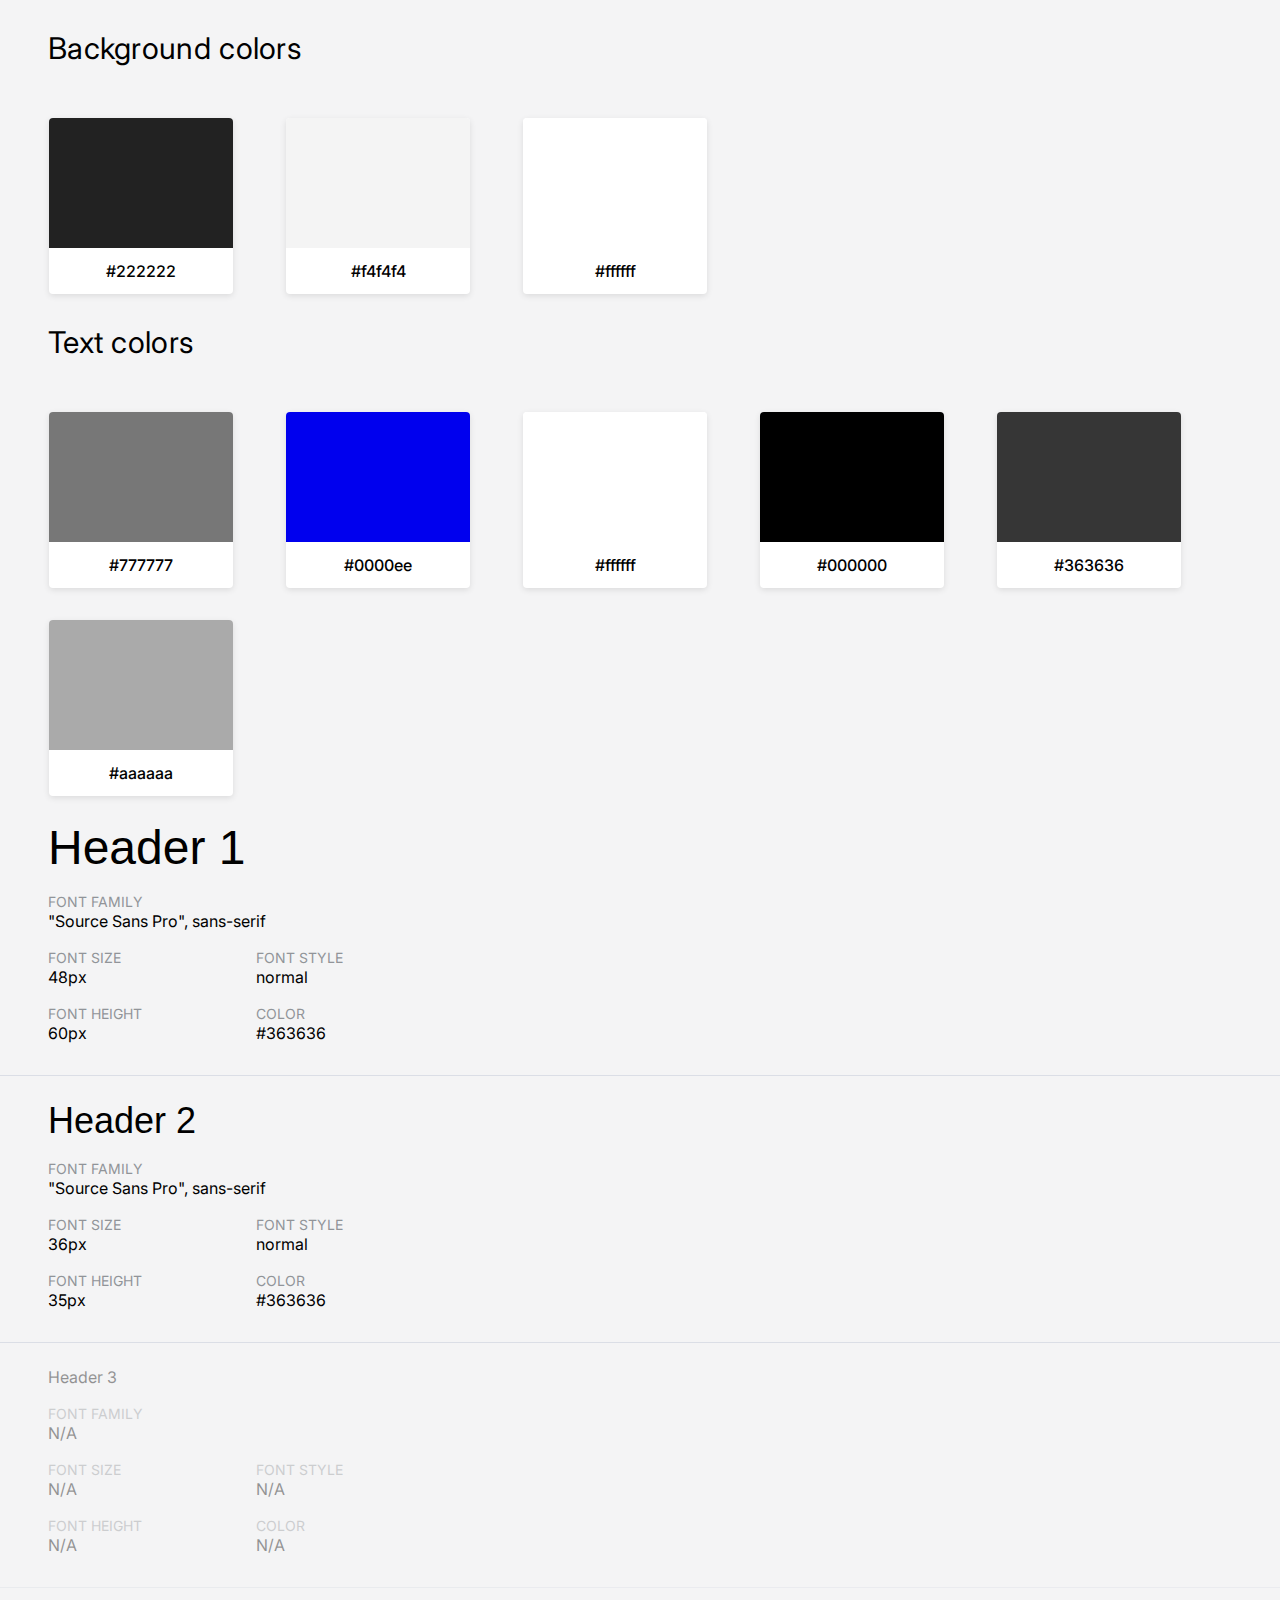
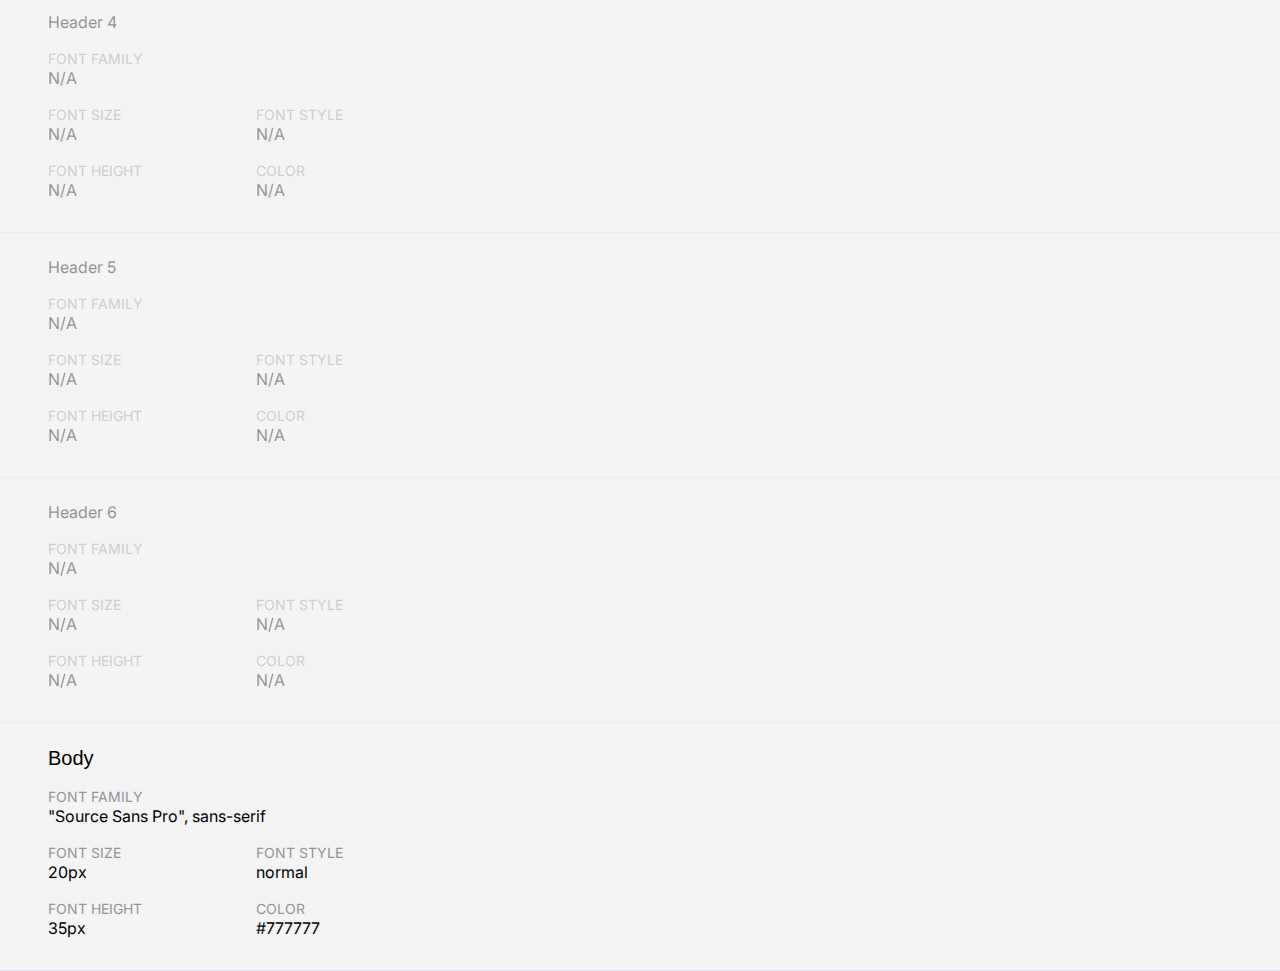
<file: style-guide.html>
<!DOCTYPE html>
<html lang="en">
<head>
    <meta charset="utf-8">
    <meta http-equiv="X-UA-Compatible" content="IE=edge,chrome=1">
	<link rel="preconnect" href="https://fonts.gstatic.com">
	<link href="https://fonts.googleapis.com/css2?family=Inter:wght@400;500&display=swap" rel="stylesheet">
    <link href="https://fonts.googleapis.com/css2?family=Manrope&display=swap" rel="stylesheet">
	<title>codedamn Project Style Guide</title>
    <!-- open this in browser to see the style guide -->
    <style>
        #header {
            margin: 0 auto;
            background-color: white;
        }

        #logo {
            padding-right: 10px;
			margin-top: 2px;
			height: 24px;
        }

		#header-logo {
		    height: 95px;
			position: relative;
		}
		
		#logo-text {
			position: absolute;
			top: 50%; left: 50%;
		    transform: translate(-50%,-50%);
			width: 305px;
		}

        h1 {
            font-family: Manrope;
			font-size: 24px;
			font-style: normal;
			font-weight: 400;
			line-height: 24px;
			letter-spacing: 0em;
			text-align: left;
			margin: 0px;
			
        }

        h2 {
            font-family: 'Inter', sans-serif;
            font-size:17px;
            color:#263646;
            margin-top:33px;
            margin-bottom:0px;
        }
		
		h2 span {
			font-family: 'Inter', sans-serif;
            font-size:10px;
            color:#777777;
            margin-top:33px;
            margin-bottom:0px;
		
		}

        h3 {
            color:#777777;
            margin-top:8px;
            margin-bottom:30px;
        }

        

        h4 {
            font-family:'Inter';
            font-weight:700;
            color:#777777;
            font-size:14px;
            margin-top: 24px;
            margin-bottom: 0px;

        }
		
		h4 span {
			font-size:12px;
		}
		
		h5 {
			color: white;
			margin: 0px auto;
			padding-top: 7px;
			padding-bottom: 7px;
			
		}
		
		body {
			margin:0px !important;
		}

        span {
            font-family: 'Inter', sans-serif;
            color:#777777;
            margin-top:7px;
            margin-bottom:0px;
            font-size:14px;
        }

        p {
            font-family: 'Inter', sans-serif;
			color: black;
            text-align:center;
            margin-top: 13px;
            margin-bottom: 13px;
        }



        img {
            float:left;
        }

        #main-holder {
            clear:both;
			background-color:#f4f4f5;
        }

        #backgrondcolors {
            
        }
		
		.color-section {
			font-family: Inter;
			font-size: 30px;
			font-style: normal;
			font-weight: 400;
			letter-spacing: 0.01em;
			text-align: left;
			padding: 30px 0 20px 48px;
		}

        #textcolors {
            
        }

        .color-wrapper {
            display:inline-block;
            margin-top: 32px;
			box-shadow: 0px 2px 6px rgba(0, 0, 0, 0.1);
			border-radius: 4px;
			background-color: white;
			margin-left: 49px;
			font-size: 16px;
			font-weight: 500;
        }
        .color-holder {
            width: 184px;
            height: 130px;
            background: #ACACAC;
            margin: auto;
			border-radius: 4px 4px 0px 0px;
        }
		
		.not-set {
			opacity:0.4;
		}

        .typography-header {
            padding-left: 48px;
            padding-top: 24px;
            padding-bottom: 16px;
        }

        #typography {
            font-family: Inter;
            font-size: 16px;
            font-style: normal;
            font-weight: 400;
            letter-spacing: 0em;
            text-align: left;
            color: black;
        }

        #typography span {
            color: #919499;
            text-transform: uppercase;
            line-height: 19px;
        }

        .typography-row {
            padding-left: 48px;
            padding-bottom: 16px;
        }

        .typography-col-1{
            display: inline-block;
        }

        .typography-col-2{
            display: inline-block;
            position: absolute;
            left: 256px;
        }

        dt {
            border-bottom: 1px solid #DBDEE6;
            padding-bottom: 16px;
        }
    </style>
</head>

<div id="main-holder" class="container_16">
    <div id="backgrondcolors">
		<div class="color-section">Background colors</div>
        
        
        <div class="color-wrapper">
            <div class="color-holder" id="color-holder-1" style="background-color:#222222">
            </div>
			<div class="color-text">
				<p>#222222</p>
			</div>
        </div>

        
        
        
        <div class="color-wrapper">
            <div class="color-holder" id="color-holder-2" style="background-color:#f4f4f4">
            </div>
			<div class="color-text">
				<p>#f4f4f4</p>
			</div>
        </div>

        
        
        
        <div class="color-wrapper">
            <div class="color-holder" id="color-holder-3" style="background-color:#ffffff">
            </div>
			<div class="color-text">
				<p>#ffffff</p>
			</div>
        </div>

        
        
    </div>

    <div id="textcolors">
		<div class="color-section">Text colors</div>
        
        
        <div class="color-wrapper">
            <div class="color-holder" id="color-1" style="background-color:#777777">
            </div>
            <p>#777777</p>
        </div>
        
        
        
        <div class="color-wrapper">
            <div class="color-holder" id="color-2" style="background-color:#0000ee">
            </div>
            <p>#0000ee</p>
        </div>
        
        
        
        <div class="color-wrapper">
            <div class="color-holder" id="color-3" style="background-color:#ffffff">
            </div>
            <p>#ffffff</p>
        </div>
        
        
        
        <div class="color-wrapper">
            <div class="color-holder" id="color-4" style="background-color:#000000">
            </div>
            <p>#000000</p>
        </div>
        
        
        
        <div class="color-wrapper">
            <div class="color-holder" id="color-5" style="background-color:#363636">
            </div>
            <p>#363636</p>
        </div>
        
        
        
        <div class="color-wrapper">
            <div class="color-holder" id="color-6" style="background-color:#aaaaaa">
            </div>
            <p>#aaaaaa</p>
        </div>
        
        
    </div>
    <div id="typography">
        <div class="typeclass">
            
            
            <dt id="result-header-h1-dt" class=" first">
            <div class="typography-header">
                <div style="font-family:&#34;Source Sans Pro&#34;, sans-serif; font-style:normal; font-size:48px; line-height:; color:; background-color:transparent;margin-left: 0px;">Header 1</div>
            </div>
            <div>
                <div class="typography-row"><span>Font Family</span><br>&#34;Source Sans Pro&#34;, sans-serif</div>
                <div class="typography-row"><div class="typography-col-1"><span>Font Size</span><br>48px</div><div class="typography-col-2"><span>Font Style</span><br>normal</div></div>
                <div class="typography-row"><div class="typography-col-1"><span>Font Height</span><br>60px</div><div class="typography-col-2"><span>Color</span><br>#363636</div></div>      
            </div>
            </dt>
            
            
            <dt id="result-header-h2-dt" class=" ">
            <div class="typography-header">
                <div style="font-family:&#34;Source Sans Pro&#34;, sans-serif; font-style:normal; font-size:36px; line-height:; color:; background-color:transparent;margin-left: 0px;">Header 2</div>
            </div>
            <div>
                <div class="typography-row"><span>Font Family</span><br>&#34;Source Sans Pro&#34;, sans-serif</div>
                <div class="typography-row"><div class="typography-col-1"><span>Font Size</span><br>36px</div><div class="typography-col-2"><span>Font Style</span><br>normal</div></div>
                <div class="typography-row"><div class="typography-col-1"><span>Font Height</span><br>35px</div><div class="typography-col-2"><span>Color</span><br>#363636</div></div>      
            </div>
            </dt>
            
            
            <dt id="result-header-h3-dt" class="not-set ">
            <div class="typography-header">
                <div style="font-family:N/A; font-style:N/A; font-size:N/A; line-height:; color:; background-color:transparent;margin-left: 0px;">Header 3</div>
            </div>
            <div>
                <div class="typography-row"><span>Font Family</span><br>N/A</div>
                <div class="typography-row"><div class="typography-col-1"><span>Font Size</span><br>N/A</div><div class="typography-col-2"><span>Font Style</span><br>N/A</div></div>
                <div class="typography-row"><div class="typography-col-1"><span>Font Height</span><br>N/A</div><div class="typography-col-2"><span>Color</span><br>N/A</div></div>      
            </div>
            </dt>
            
            
            <dt id="result-header-h4-dt" class="not-set ">
            <div class="typography-header">
                <div style="font-family:N/A; font-style:N/A; font-size:N/A; line-height:; color:; background-color:transparent;margin-left: 0px;">Header 4</div>
            </div>
            <div>
                <div class="typography-row"><span>Font Family</span><br>N/A</div>
                <div class="typography-row"><div class="typography-col-1"><span>Font Size</span><br>N/A</div><div class="typography-col-2"><span>Font Style</span><br>N/A</div></div>
                <div class="typography-row"><div class="typography-col-1"><span>Font Height</span><br>N/A</div><div class="typography-col-2"><span>Color</span><br>N/A</div></div>      
            </div>
            </dt>
            
            
            <dt id="result-header-h5-dt" class="not-set ">
            <div class="typography-header">
                <div style="font-family:N/A; font-style:N/A; font-size:N/A; line-height:; color:; background-color:transparent;margin-left: 0px;">Header 5</div>
            </div>
            <div>
                <div class="typography-row"><span>Font Family</span><br>N/A</div>
                <div class="typography-row"><div class="typography-col-1"><span>Font Size</span><br>N/A</div><div class="typography-col-2"><span>Font Style</span><br>N/A</div></div>
                <div class="typography-row"><div class="typography-col-1"><span>Font Height</span><br>N/A</div><div class="typography-col-2"><span>Color</span><br>N/A</div></div>      
            </div>
            </dt>
            
            
            <dt id="result-header-h6-dt" class="not-set ">
            <div class="typography-header">
                <div style="font-family:N/A; font-style:N/A; font-size:N/A; line-height:; color:; background-color:transparent;margin-left: 0px;">Header 6</div>
            </div>
            <div>
                <div class="typography-row"><span>Font Family</span><br>N/A</div>
                <div class="typography-row"><div class="typography-col-1"><span>Font Size</span><br>N/A</div><div class="typography-col-2"><span>Font Style</span><br>N/A</div></div>
                <div class="typography-row"><div class="typography-col-1"><span>Font Height</span><br>N/A</div><div class="typography-col-2"><span>Color</span><br>N/A</div></div>      
            </div>
            </dt>
            

            
            <dt id="result-header-h7-dt" class=" ">
            <div class="typography-header">
                <div style="font-family:&#34;Source Sans Pro&#34;, sans-serif; font-style:normal; font-size:20px; line-height:; color:; background-color:transparent;margin-left: 0px;">Body</div>
            </div>
            <div>
                <div class="typography-row"><span>Font Family</span><br>&#34;Source Sans Pro&#34;, sans-serif</div>
                <div class="typography-row"><div class="typography-col-1"><span>Font Size</span><br>20px</div><div class="typography-col-2"><span>Font Style</span><br>normal</div></div>
                <div class="typography-row"><div class="typography-col-1"><span>Font Height</span><br>35px</div><div class="typography-col-2"><span>Color</span><br>#777777</div></div>      
            </div>
            </dt>
        </div>
    </div>
</div>
</file>
